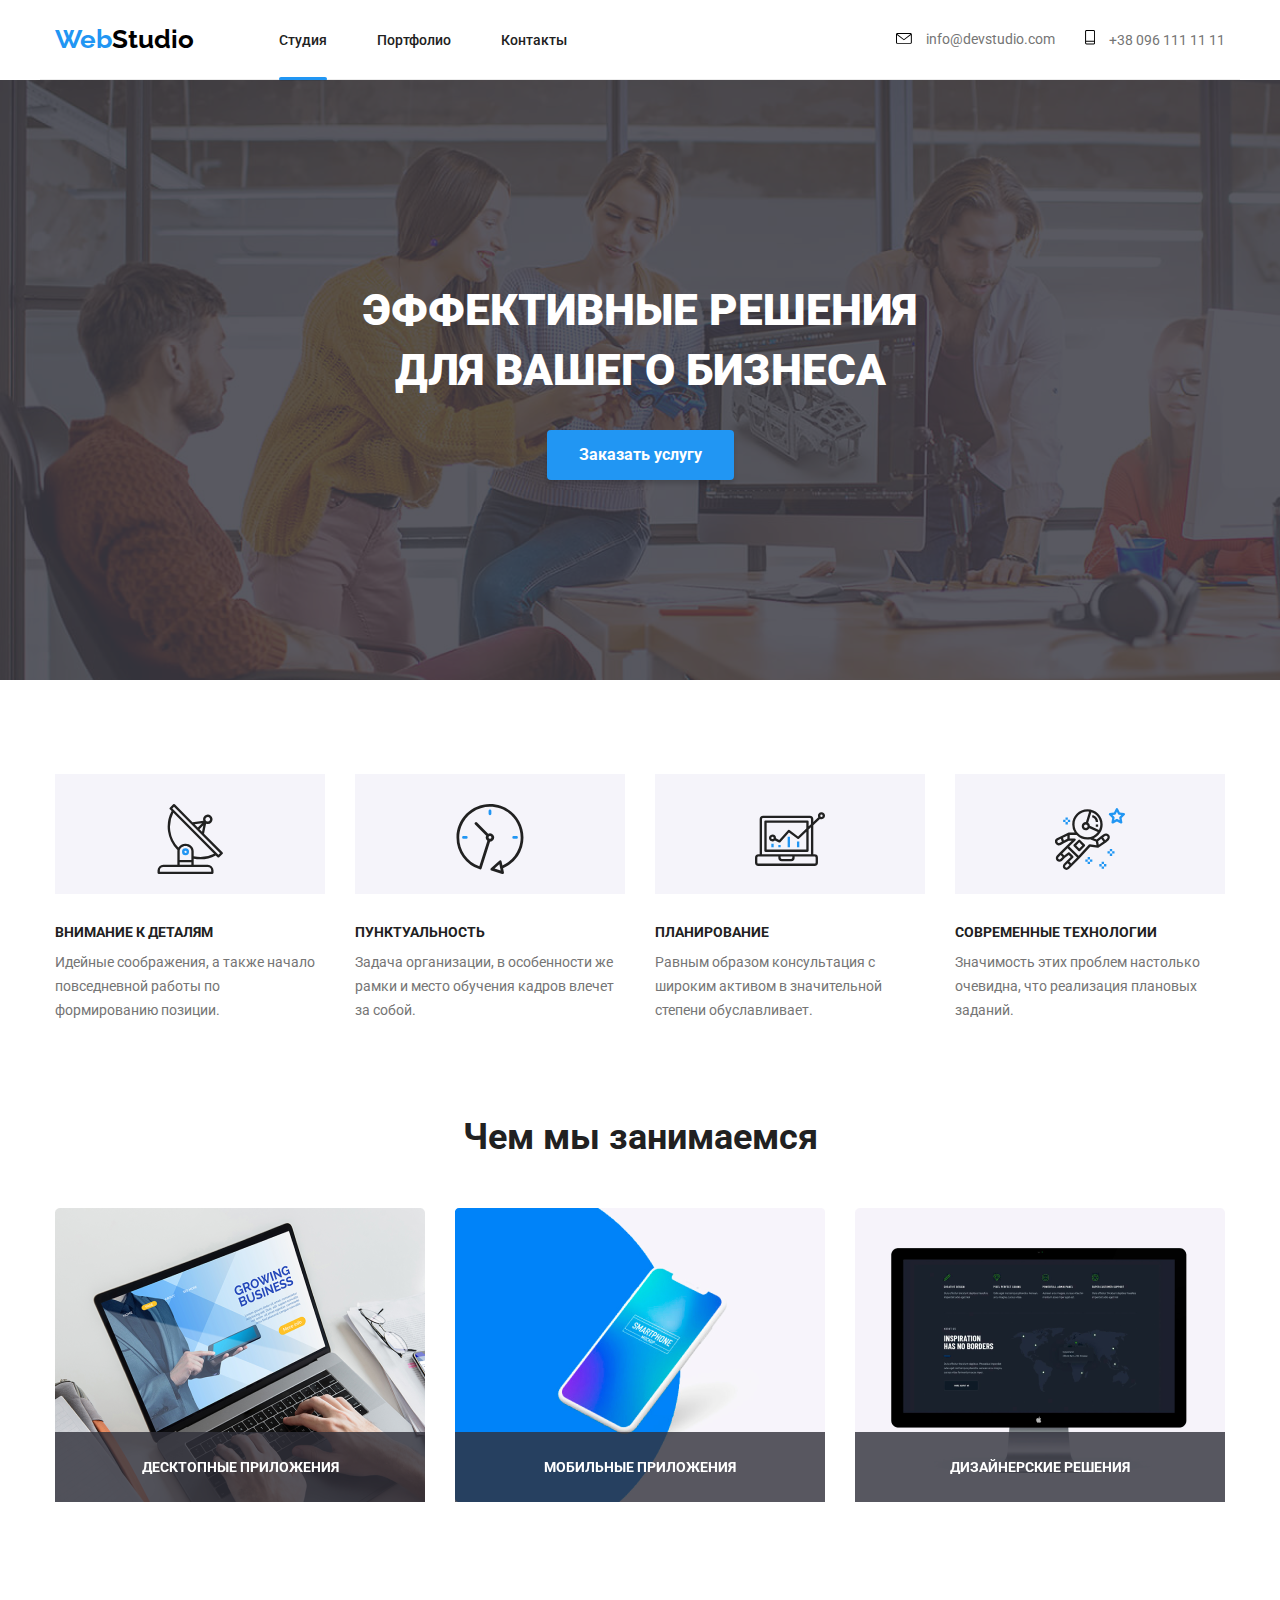
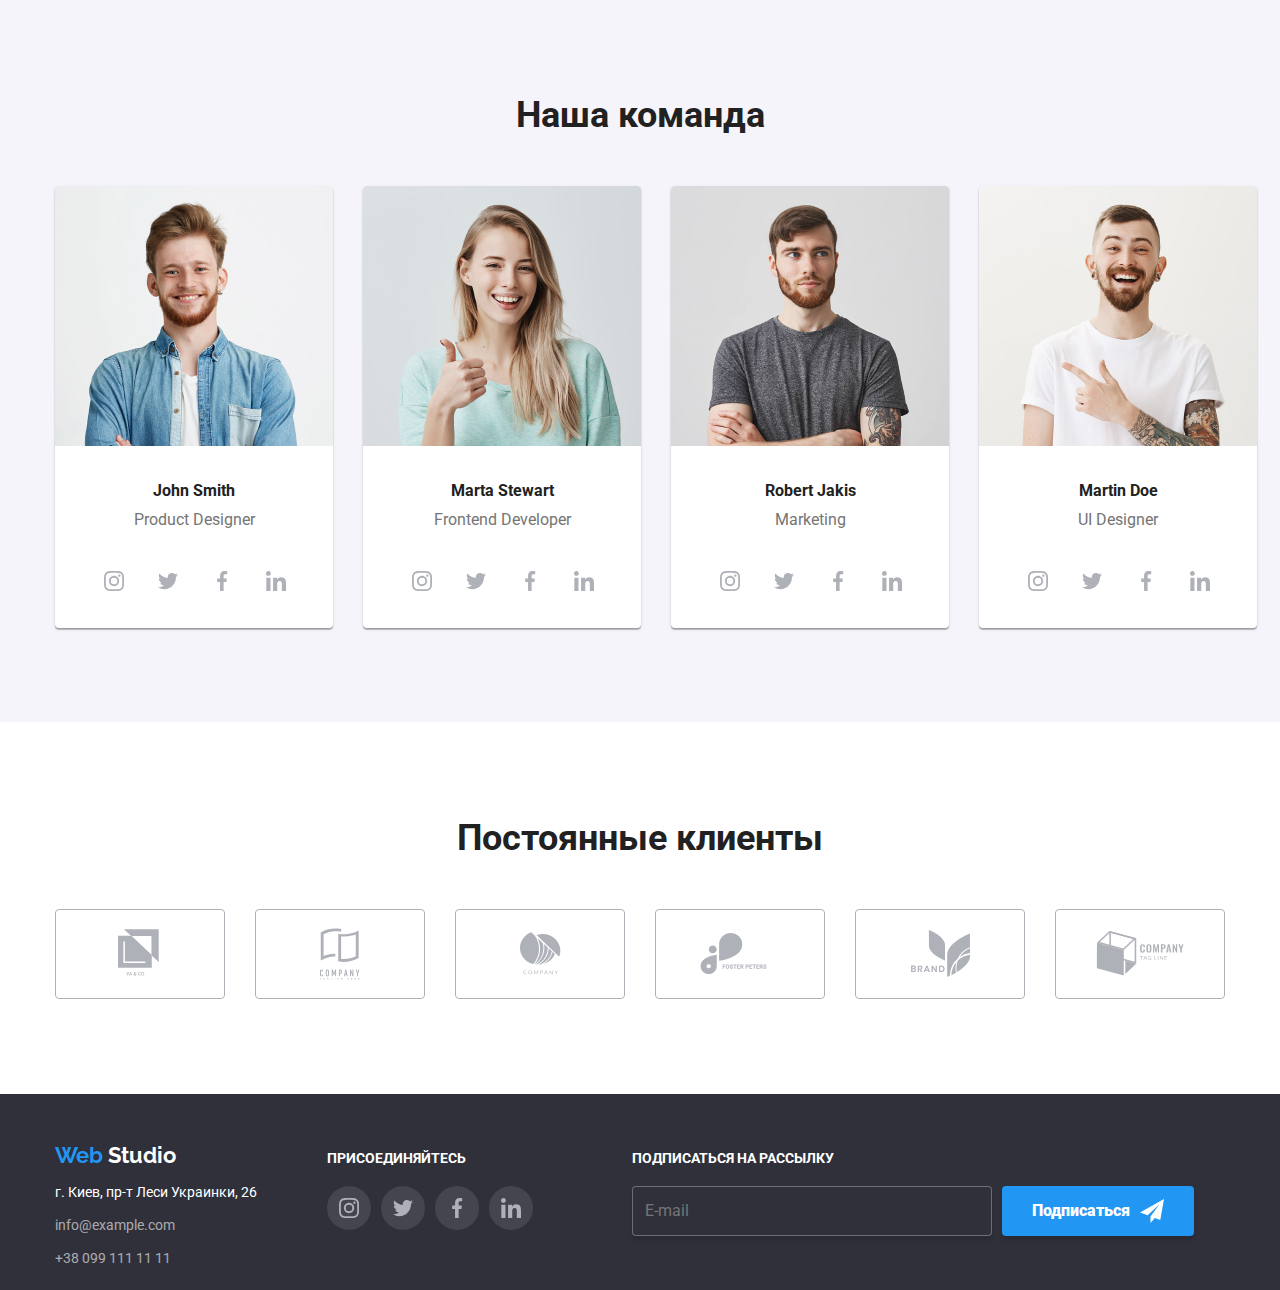
<file: index.html>
<!DOCTYPE html>
<html lang="ru">
<head>
    <meta charset="UTF-8">
    <meta name="viewport" content="width=device-width, initial-scale=1.0">
    <link rel="stylesheet" href="./css/main.min.css">
    <link href="https://fonts.googleapis.com/css2?family=Roboto:wght@400;700;900&display=swap" rel="stylesheet">
    <link href="https://fonts.googleapis.com/css2?family=Raleway:wght@400;700&display=swap" rel="stylesheet">
    <title>WebStudio</title>
</head>
<body>
    <!--Header-->
    <header>
            <div class="flex-div">
                <a class="nav__name-company"><p><span class="name-company--blue">Web</span>Studio</p></a>
                <nav class="nav">
                    <a class="nav__link active" href="./index.html"><p class="company-nav">Студия</p></a>
                    <a class="nav__link" href="./portfolio.html"><p class="portfolio-nav">Портфолио</p></a>
                    <a class="nav__link"><p class="contakts-nav">Контакты</p></a>
                </nav>
            </div>
            <ul class="contacts">
                <li class="contacts__element">
                    <div class="contacts__text">
                        <svg class="contackts__icon mail" width= "16px" height= "11px">
                            <use href="./img/symbol-defs.svg#mail"></use>
                        </svg>
                        <a class="contacts__link" href="info@devstudio.com">info@devstudio.com</a>
                    </div>
                </li>
                <li class="contacts__element">
                    <div class="contacts__text">
                        <svg class="contackts__icon phone" width= "10px" height= "15px">
                            <use href="./img/symbol-defs.svg#phone"></use>
                        </svg>
                        <a class="contacts__link" href="+380961111111">+38 096 111 11 11</a>
                    </div>
                </li>
            </ul>
    </header>
    <main>
            <!--Hello-->
            <section class="hello">
                <div class="hello__overlay">
                    <h1 class="hello__title">Эффективные решения для вашего бизнеса</h1>
                    <button type="button" class="hello__buy" data-modal-open>Заказать услугу</button>
                    <div class="backdrop is-hidden" data-modal>
                        <div class="modal">
                            <div class="modal__close" data-modal-close>
                                <svg class="modal__close-icon">
                                    <use href="./img/symbol-defs.svg#close"></use>
                                </svg>
                            </div>
                            <h2 class="modal__title">Оставьте свои данные, мы вам перезвоним</h2>
                            <form class="modal__form">
                                <div class="modal__field">
                                    <input placeholder=" " id="name" type="text" class="modal__input">
                                    <svg class="modal__icon">
                                        <use href="./img/symbol-defs.svg#person-modal"></use>
                                    </svg>
                                    <label class="modal__label" for="name">Имя</label>
                                </div>

                                <div class="modal__field">
                                    <input placeholder=" " id="tel" type="tel" class="modal__input">
                                    <svg class="modal__icon">
                                        <use href="./img/symbol-defs.svg#phone-modal"></use>
                                    </svg>
                                    <label class="modal__label" for="tel">Телефон</label>
                                </div>

                                <div class="modal__field">
                                    <input placeholder=" " id="mail" type="email" class="modal__input">
                                    <svg class="modal__icon">
                                        <use href="./img/symbol-defs.svg#mail-modal"></use>
                                    </svg>
                                    <label class="modal__label" for="mail">Почта</label>
                                </div>

                                <div class="modal__field">
                                    <textarea placeholder=" " id="coment" class="modal__input modal__input--coment"></textarea>
                                    <label class="modal__label modal__label--coment" for="coment">Комментарий</label>
                                </div>

                                <label class="checkbox">
                                    <input type="checkbox" class="visually-hidden checkbox__check">
                                    <div class="check">
                                        <svg class="checkbox__icon">
                                            <use href="./img/symbol-defs.svg#checked"></use>
                                        </svg>
                                    </div>
                                    <p class="checkbox__text">Соглашаюсь с рассылкой и принимаю</p>
                                    <a class="checkbox__link" href="">Условия договора</a>
                                </label> <br>
                                <button class="modal__button-send">Отправить</button>
                            </form>
                        </div>
                    </div>
                </div>
            </section>
            <!--Main Pynkts-->
            <section class="main-pynkts">
                <h2 class="main-pynkts__title">Главние пункты</h2>
                <ul class="pynkts__list">
                    <li class="pynkts">
                        <div class="pynkts__fon">
                            <svg class="pynkts__icon">
                                <use href="./img/symbol-defs.svg#antena"></use>
                            </svg>
                        </div>
                        <h3 class="pynkts__title">Внимание к деталям</h3>
                        <p class="pynkts__text">Идейные соображения, а также начало повседневной работы по формированию позиции.</p>
                    </li>
                    <li class="pynkts">
                        <div class="pynkts__fon">
                            <svg class="pynkts__icon">
                                <use href="./img/symbol-defs.svg#clock"></use>
                            </svg>
                        </div>
                        <h3 class="pynkts__title">Пунктуальность</h3>
                        <p class="pynkts__text">Задача организации, в особенности же рамки и место обучения кадров влечет за собой.</p>
                    </li>
                    <li class="pynkts">
                        <div class="pynkts__fon">
                            <svg class="pynkts__icon">
                                <use href="./img/symbol-defs.svg#diagram"></use>
                            </svg>
                        </div>
                        <h3 class="pynkts__title">Планирование</h3>
                        <p class="pynkts__text">Равным образом консультация с широким активом в значительной степени обуславливает.</p>
                    </li>
                    <li class="pynkts">
                        <div class="pynkts__fon">
                            <svg class="pynkts__icon">
                                <use href="./img/symbol-defs.svg#astronaut"></use>
                            </svg>
                        </div>
                        <h3 class="pynkts__title">Современные технологии</h3>
                        <p class="pynkts__text">Значимость этих проблем настолько очевидна, что реализация плановых заданий.</p>
                    </li>
                </ul> 
            </section>
            <!--Occupation-->
            <section class="occupation">
                <h2 class="occupation__title">Чем мы занимаемся</h2>
                <ul class="occupation-list">
                    <li class="part-occupation">
                        <img src="./img/Growing.png" alt="картинка ноутбука">
                        <div class="part-occupation__overlay"><p class="part-occupation__text">Десктопные приложения</p></div>
                    </li>
                    <li class="part-occupation">
                        <img src="./img/boxphone.png" alt="картинка телефона">
                        <div class="part-occupation__overlay"><p class="part-occupation__text">Мобильные приложения</p></div>
                    </li>
                    <li class="part-occupation">
                        <img src="./img/Inspiration.png" alt="картинка планшета>">
                        <div class="part-occupation__overlay"><p class="part-occupation__text">Дизайнерские решения</p></div>
                    </li>
                </ul>
            </section>
            <!--Comand-->
            <section class="comand">
                <div class="comand--width">
                    <h2 class="comand__title">Наша команда</h2>
                    <ul class="personal">
                        <li class="worker">
                            <img class="worker__photo" src="./img/imgJohn_Smith.png" alt="фото Джона Смитха">
                            <h3 class="worker__name">John Smith</h3>
                            <p class="worker__text">Product Designer</p>
                            <ul class="ss-list">
                                <li class="ss-list__element">
                                    <a class="ss-link">
                                        <svg class="ss-link__ss">
                                            <use href="./img/symbol-defs.svg#instagram"></use>
                                        </svg>
                                    </a>
                                </li>
                                <li class="ss-list__element">
                                    <a class="ss-link">
                                        <svg class="ss-link__ss">
                                            <use href="./img/symbol-defs.svg#twitter"></use>
                                        </svg>
                                    </a>
                                </li>
                                <li class="ss-list__element">
                                    <a class="ss-link">
                                        <svg class="ss-link__ss">
                                            <use href="./img/symbol-defs.svg#facebook"></use>
                                        </svg>
                                    </a>
                                </li>
                                <li class="ss-list__element">
                                    <a class="ss-link">
                                        <svg class="ss-link__ss">
                                            <use href="./img/symbol-defs.svg#linkedin"></use>
                                        </svg>
                                    </a>
                                </li>
                            </ul>
                        </li>
                        <li class="worker">
                            <img class="worker__photo" src="./img/imgMarta_Stewart.png" alt="фото Марти Стеварт">
                            <h3 class="worker__name">Marta Stewart</h3>
                            <p class="worker__text">Frontend Developer</p>
                            <ul class="ss-list">
                                <li class="ss-list__element">
                                    <a class="ss-link">
                                        <svg class="ss-link__ss">
                                            <use href="./img/symbol-defs.svg#instagram"></use>
                                        </svg>
                                    </a>
                                </li>
                                <li class="ss-list__element">
                                    <a class="ss-link">
                                        <svg class="ss-link__ss">
                                            <use href="./img/symbol-defs.svg#twitter"></use>
                                        </svg>
                                    </a>
                                </li>
                                <li class="ss-list__element">
                                    <a class="ss-link">
                                        <svg class="ss-link__ss">
                                            <use href="./img/symbol-defs.svg#facebook"></use>
                                        </svg>
                                    </a>
                                </li>
                                <li class="ss-list__element">
                                    <a class="ss-link">
                                        <svg class="ss-link__ss">
                                            <use href="./img/symbol-defs.svg#linkedin"></use>
                                        </svg>
                                    </a>
                                </li>
                            </ul>
                        </li>
                        <li class="worker">
                            <img class="worker__photo" src="./img/imgRobert_Jakis.png" alt="фото Роберта Джакииса">
                            <h3 class="worker__name">Robert Jakis</h3>
                            <p class="worker__text">Marketing</p>
                            <ul class="ss-list">
                                <li class="ss-list__element">
                                    <a class="ss-link">
                                        <svg class="ss-link__ss">
                                            <use href="./img/symbol-defs.svg#instagram"></use>
                                        </svg>
                                    </a>
                                </li>
                                <li class="ss-list__element">
                                    <a class="ss-link">
                                        <svg class="ss-link__ss">
                                            <use href="./img/symbol-defs.svg#twitter"></use>
                                        </svg>
                                    </a>
                                </li>
                                <li class="ss-list__element">
                                    <a class="ss-link">
                                        <svg class="ss-link__ss">
                                            <use href="./img/symbol-defs.svg#facebook"></use>
                                        </svg>
                                    </a>
                                </li>
                                <li class="ss-list__element">
                                    <a class="ss-link">
                                        <svg class="ss-link__ss">
                                            <use href="./img/symbol-defs.svg#linkedin"></use>
                                        </svg>
                                    </a>
                                </li>
                            </ul>
                        </li>
                        <li class="worker">
                            <img class="worker__photo" src="./img/imgMartin_Doe.png" alt="фото Мартина Дое">
                            <h3 class="worker__name">Martin Doe</h3>
                            <p class="worker__text">UI Designer</p>
                            <ul class="ss-list">
                                <li class="ss-list__element">
                                    <a class="ss-link">
                                        <svg class="ss-link__ss">
                                            <use href="./img/symbol-defs.svg#instagram"></use>
                                        </svg>
                                    </a>
                                </li>
                                <li class="ss-list__element">
                                    <a class="ss-link">
                                        <svg class="ss-link__ss">
                                            <use href="./img/symbol-defs.svg#twitter"></use>
                                        </svg>
                                    </a>
                                </li>
                                <li class="ss-list__element">
                                    <a class="ss-link">
                                        <svg class="ss-link__ss">
                                            <use href="./img/symbol-defs.svg#facebook"></use>
                                        </svg>
                                    </a>
                                </li>
                                <li class="ss-list__element">
                                    <a class="ss-link">
                                        <svg class="ss-link__ss">
                                            <use href="./img/symbol-defs.svg#linkedin"></use>
                                        </svg>
                                    </a>
                                </li>
                            </ul>
                        </li>
                    </ul>
                </div>
            </section>
            <!--Clients-->
            <section class="clients">
                <h2 class="clients__title">Постоянные клиенты</h2>
                <ul class="clients-list">
                    <li class="clients-list__element">
                        <a class="clients-list__link">
                            <svg width="45" height="50" class="clients-list__icon">
                                <use href="./img/symbol-defs.svg#logo1"></use>
                            </svg>
                        </a>
                    </li>
                    <li class="clients-list__element">
                        <a class="clients-list__link">
                            <svg width="40" height="52" class="clients-list__icon">
                                <use href="./img/symbol-defs.svg#logo2"></use>
                            </svg>
                        </a>
                    </li>
                    <li class="clients-list__element">
                        <a class="clients-list__link">
                            <svg width="41" height="43" class="clients-list__icon">
                                <use href="./img/symbol-defs.svg#logo3"></use>
                            </svg>
                        </a>
                    </li>
                    <li class="clients-list__element">
                        <a class="clients-list__link">
                            <svg width="80" height="42" class="clients-list__icon">
                                <use href="./img/symbol-defs.svg#logo4"></use>
                            </svg>
                        </a>
                    </li>
                    <li class="clients-list__element">
                        <a class="clients-list__link">
                            <svg width="59" height="47" class="clients-list__icon">
                                <use href="./img/symbol-defs.svg#logo5"></use>
                            </svg>
                        </a>
                    </li>
                    <li class="clients-list__element">
                        <a class="clients-list__link">
                            <svg width="89" height="45" class="clients-list__icon">
                                <use href="./img/symbol-defs.svg#logo6"></use>
                            </svg>
                        </a>
                    </li>
                </ul>
            </section>
    </main>
    <!--Footer-->
    <footer class="footer">
        <div class="ftr">
            <!--Adress-->
            <address class="adress">
                <a class="adress__name-company"><p><span class="name-company--blue">Web</span><span class="name-company--white">Studio</span></p></a> <br>
                <p class="adress__text">г. Киев, пр-т Леси Украинки, 26</p> <br>
                <a class="adress__link" href="info@example.com">info@example.com</a> <br>
                <a class="adress__link" href="+380991111111">+38 099 111 11 11</a>
            </address>
            <!--Join-->
            <div class="join">
                <h3 class="join__title">Присоединяйтесь</h3>
                <ul class="ss-list">
                    <li class="ss-list__element">
                        <a class="ss-link">
                            <svg class="ss-link__ss">
                                <use href="./img/symbol-defs.svg#instagram"></use>
                            </svg>
                        </a>
                    </li>
                    <li class="ss-list__element">
                        <a class="ss-link">
                            <svg class="ss-link__ss">
                                <use href="./img/symbol-defs.svg#twitter"></use>
                            </svg>
                        </a>
                    </li>
                    <li class="ss-list__element">
                        <a class="ss-link">
                            <svg class="ss-link__ss">
                                <use href="./img/symbol-defs.svg#facebook"></use>
                            </svg>
                        </a>
                    </li>
                    <li class="ss-list__element">
                        <a class="ss-link">
                            <svg class="ss-link__ss">
                                <use href="./img/symbol-defs.svg#linkedin"></use>
                            </svg>
                        </a>
                    </li>
                </ul>
            </div>
            <!--Subscibe-->
            <div class="subscribe">
                <h3 class="subscribe__title">Подписаться на рассылку</h3>
                <form class="subscribe__form">
                    <input placeholder="E-mail" type="email" class="subscribe__input" >
                    <button class="subscribe__btn"><span class="subscribe__text">Подписаться</span><svg width="24" height="24" class="clients-list__icon"><use href="./img/symbol-defs.svg#fly"></use></svg></button>
                </form>
                </div>
            </div>
        </div>
    </footer>
    <script src="./js/modal.js"></script>
</body>
</html>
</file>
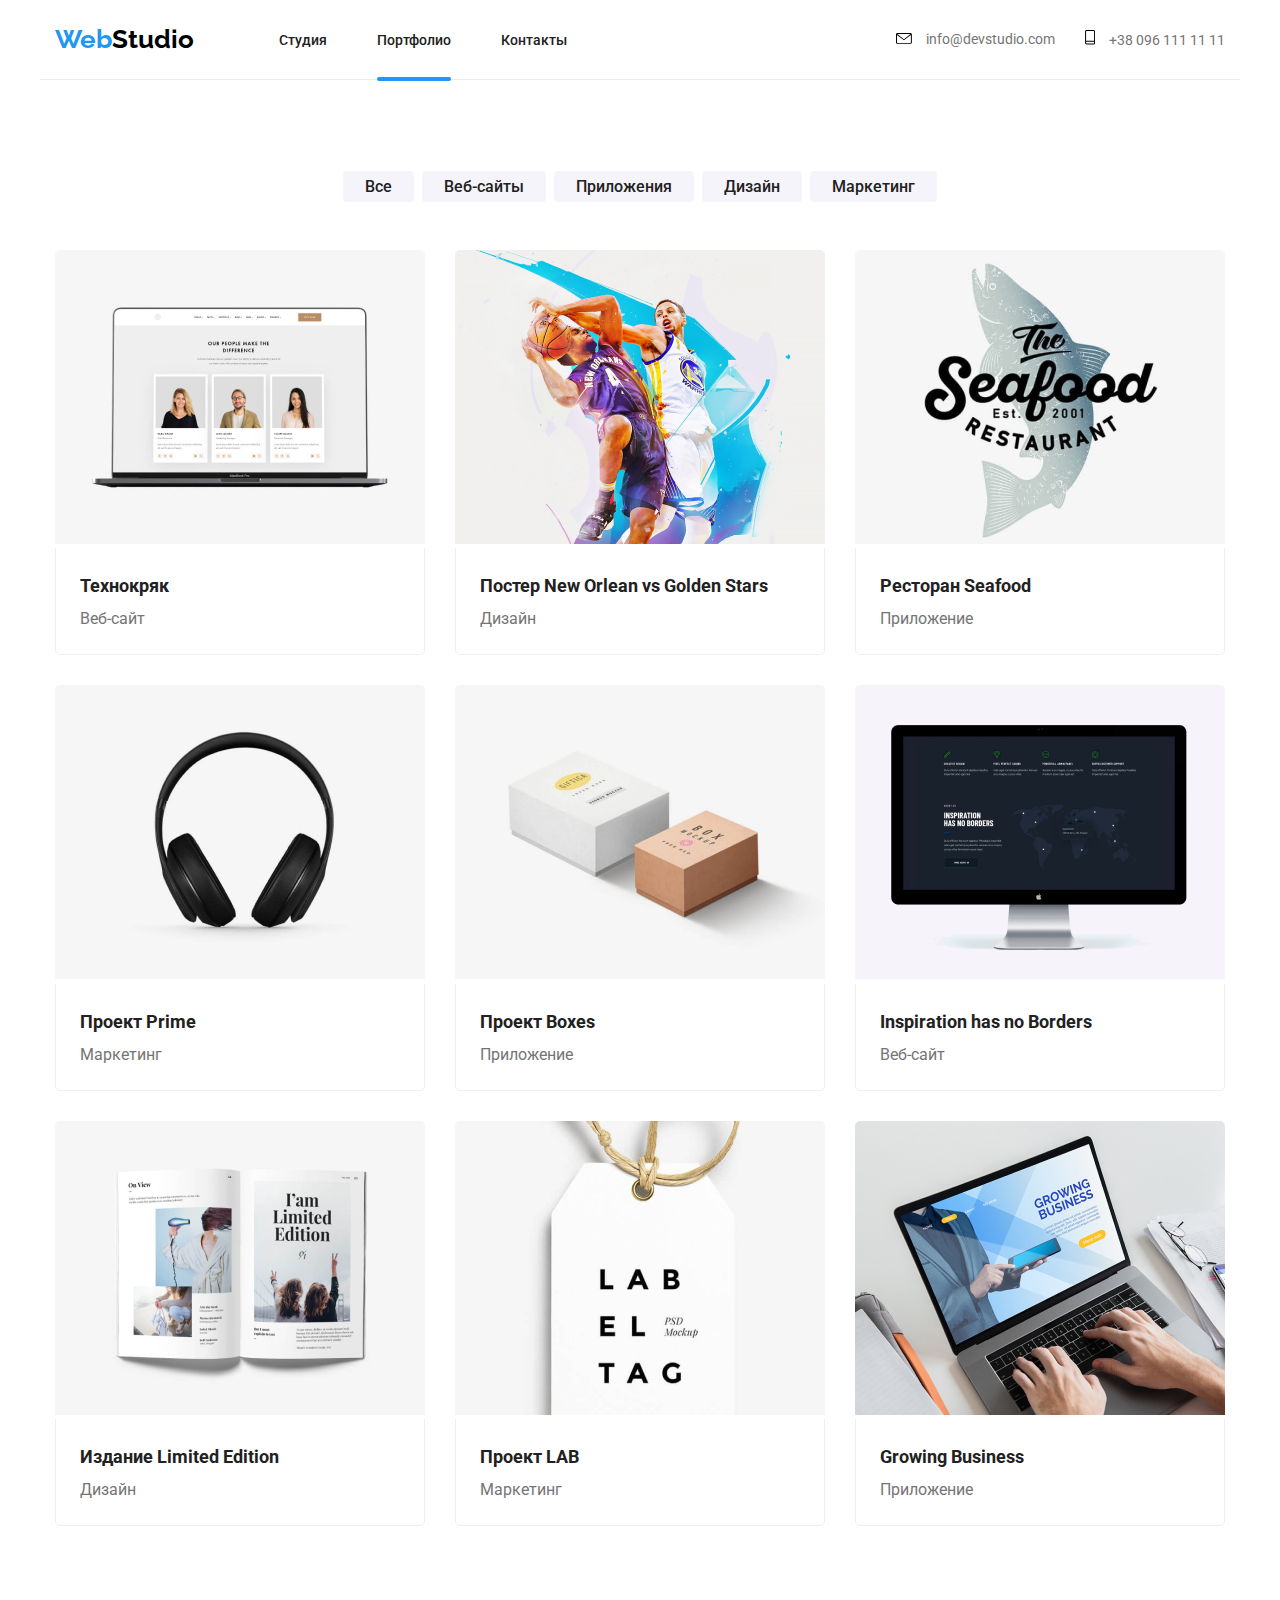
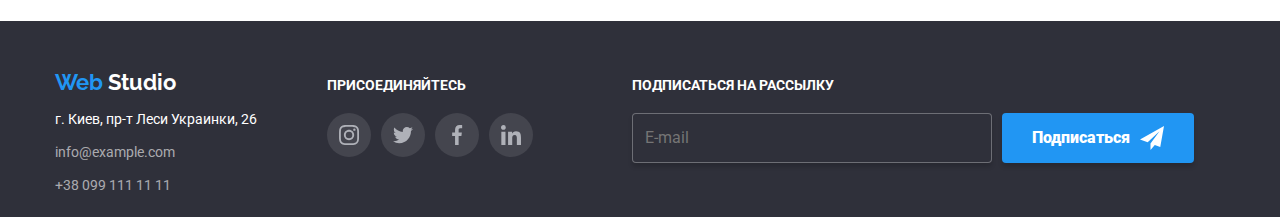
<file: portfolio.html>
<!DOCTYPE html>
<html lang="en">
<head>
    <meta charset="UTF-8">
    <meta name="viewport" content="width=device-width, initial-scale=1.0">
    <link rel="stylesheet" href="./css/main.min.css">
    <link href="https://fonts.googleapis.com/css2?family=Roboto:wght@400;700&display=swap" rel="stylesheet">
    <link href="https://fonts.googleapis.com/css2?family=Raleway:wght@400;700&display=swap" rel="stylesheet">
    <title>Portfolio</title>
</head>
<body>
    <!--Header-->
    <header>
        <div class="flex-div">
            <a class="nav__name-company"><p><span class="name-company--blue">Web</span>Studio</p></a>
            <nav class="nav">
                <a class="nav__link" href="./index.html"><p class="company-nav">Студия</p></a>
                <a class="nav__link active" href="./portfolio.html"><p class="portfolio-nav">Портфолио</p></a>
                <a class="nav__link"><p class="contakts-nav">Контакты</p></a>
            </nav>
        </div>
        <ul class="contacts">
            <li class="contacts__element">
                <div class="contacts__text">
                    <svg class="contackts__icon mail" width= "16px" height= "11px">
                        <use href="./img/symbol-defs.svg#mail"></use>
                    </svg>
                    <a class="contacts__link" href="info@devstudio.com">info@devstudio.com</a>
                </div>
            </li>
            <li class="contacts__element">
                <div class="contacts__text">
                    <svg class="contackts__icon phone" width= "10px" height= "15px">
                        <use href="./img/symbol-defs.svg#phone"></use>
                    </svg>
                    <a class="contacts__link" href="+380961111111">+38 096 111 11 11</a>
                </div>
            </li>
        </ul>
    </header>
    <main>
        <section class="our-projects">
            <h1 class="our-projects__title visually-hidden">Наші проекти</h1>
            <ul class="list-nav">
                <li class="list-nav__element"><a class="list-nav__link" href="">Все</a></li>                
                <li class="list-nav__element"><a class="list-nav__link" href="">Веб-сайты</a></li>
                <li class="list-nav__element"><a class="list-nav__link" href="">Приложения</a></li>
                <li class="list-nav__element"><a class="list-nav__link" href="">Дизайн</a></li>
                <li class="list-nav__element"><a class="list-nav__link" href="">Маркетинг</a></li>
            </ul>
            <ul class="projects-list">
                <li class="project">
                    <div class="project__overlay">
                        <img src="./img/technocrac.png" alt="Фото проєкта">
                        <p class="overlay__text">Технокряк это современная площадка распространения коронавируса. Компании используют эту платформу для цифрового шпионажа и атак на защищённые сервера конкурентов.</p>
                    </div>
                    <div class="project__content">
                        <h2 class="project__name">Технокряк</h2>
                        <p class="project__text">Веб-сайт</p>
                    </div>
                </li>
                <li class="project">
                    <div class="project__overlay">
                        <img src="./img/new_orlean.png" alt="Фото проєкта">
                        <p class="overlay__text">Технокряк это современная площадка распространения коронавируса. Компании используют эту платформу для цифрового шпионажа и атак на защищённые сервера конкурентов.</p>
                    </div>
                    <div class="project__content">
                        <h2 class="project__name">Постер New Orlean vs Golden Stars</h2>
                        <p class="project__text">Дизайн</p>
                    </div>
                </li>
                <li class="project">
                    <div class="project__overlay">
                        <img src="./img/Seafood.png" alt="Фото проєкта">
                        <p class="overlay__text">Технокряк это современная площадка распространения коронавируса. Компании используют эту платформу для цифрового шпионажа и атак на защищённые сервера конкурентов.</p>
                    </div>
                    <div class="project__content">
                        <h2 class="project__name">Ресторан Seafood</h2>
                        <p class="project__text">Приложение</p>
                    </div>
                </li>
                <li class="project">
                    <div class="project__overlay">
                        <img src="./img/Prime.png" alt="Фото проєкта">
                        <p class="overlay__text">Технокряк это современная площадка распространения коронавируса. Компании используют эту платформу для цифрового шпионажа и атак на защищённые сервера конкурентов.</p>
                    </div>
                    <div class="project__content">
                        <h2 class="project__name">Проект Prime</h2>
                        <p class="project__text">Маркетинг</p>
                    </div>
                </li>
                <li class="project">
                    <div class="project__overlay">
                        <img src="./img/Boxes.png" alt="Фото проєкта">
                        <p class="overlay__text">Технокряк это современная площадка распространения коронавируса. Компании используют эту платформу для цифрового шпионажа и атак на защищённые сервера конкурентов.</p>
                    </div>
                    <div class="project__content">
                        <h2 class="project__name">Проект Boxes</h2>
                        <p class="project__text">Приложение</p>
                    </div>
                </li>
                <li class="project">
                    <div class="project__overlay">
                        <img src="./img/Inspiration.png" alt="Фото проєкта">
                        <p class="overlay__text">Технокряк это современная площадка распространения коронавируса. Компании используют эту платформу для цифрового шпионажа и атак на защищённые сервера конкурентов.</p>
                    </div>
                    <div class="project__content">
                    <h2 class="project__name">Inspiration has no Borders</h2>
                        <p class="project__text">Веб-сайт</p>
                    </div>
                </li>
                <li class="project">
                    <div class="project__overlay">
                        <img src="./img/Limited_edition.png" alt="Фото проєкта">
                        <p class="overlay__text">Технокряк это современная площадка распространения коронавируса. Компании используют эту платформу для цифрового шпионажа и атак на защищённые сервера конкурентов.</p>
                    </div>
                    <div class="project__content">
                        <h2 class="project__name">Издание Limited Edition</h2>
                        <p class="project__text">Дизайн</p>
                    </div>
                </li>
                <li class="project">
                    <div class="project__overlay">
                        <img src="./img/Lab.png" alt="Фото проєкта">
                        <p class="overlay__text">Технокряк это современная площадка распространения коронавируса. Компании используют эту платформу для цифрового шпионажа и атак на защищённые сервера конкурентов.</p>
                    </div>
                    <div class="project__content">
                        <h2 class="project__name">Проект LAB</h2>
                        <p class="project__text">Маркетинг</p>
                    </div>
                </li>
                <li class="project">
                    <div class="project__overlay">
                        <img src="./img/Growing.png" alt="Фото проєкта">
                        <p class="overlay__text">Технокряк это современная площадка распространения коронавируса. Компании используют эту платформу для цифрового шпионажа и атак на защищённые сервера конкурентов.</p>
                    </div>
                    <div class="project__content">
                        <h2 class="project__name">Growing Business</h2>
                        <p class="project__text">Приложение</p>
                    </div>
                </li>
            </ul>
        </section>
    </main>
    <!--Footer-->
    <footer class="footer">
        <div class="ftr">
            <!--Adress-->
            <address class="adress">
                <a class="adress__name-company"><p><span class="name-company--blue">Web</span><span class="name-company--white">Studio</span></p></a> <br>
                <p class="adress__text">г. Киев, пр-т Леси Украинки, 26</p> <br>
                <a class="adress__link" href="info@example.com">info@example.com</a> <br>
                <a class="adress__link" href="+380991111111">+38 099 111 11 11</a>
            </address>
            <!--Join-->
            <div class="join">
                <h3 class="join__title">Присоединяйтесь</h3>
                <ul class="ss-list">
                    <li class="ss-list__element">
                        <a class="ss-link">
                            <svg class="ss-link__ss">
                                <use href="./img/symbol-defs.svg#instagram"></use>
                            </svg>
                        </a>
                    </li>
                    <li class="ss-list__element">
                        <a class="ss-link">
                            <svg class="ss-link__ss">
                                <use href="./img/symbol-defs.svg#twitter"></use>
                            </svg>
                        </a>
                    </li>
                    <li class="ss-list__element">
                        <a class="ss-link">
                            <svg class="ss-link__ss">
                                <use href="./img/symbol-defs.svg#facebook"></use>
                            </svg>
                        </a>
                    </li>
                    <li class="ss-list__element">
                        <a class="ss-link">
                            <svg class="ss-link__ss">
                                <use href="./img/symbol-defs.svg#linkedin"></use>
                            </svg>
                        </a>
                    </li>
                </ul>
            </div>
            <!--Subscibe-->
            <div class="subscribe">
                <h3 class="subscribe__title">Подписаться на рассылку</h3>
                <form class="subscribe__form">
                    <input placeholder="E-mail" type="email" class="subscribe__input" >
                    <button class="subscribe__btn"><span class="subscribe__text">Подписаться</span><svg width="24" height="24" class="clients-list__icon"><use href="./img/symbol-defs.svg#fly"></use></svg></button>
                </form>
                </div>
            </div>
        </div>
    </footer>
</body>
</html>
</file>
<file: css/main.min.css>
/*! modern-normalize v0.6.0 | MIT License | https://github.com/sindresorhus/modern-normalize */*,*::before,*::after{-webkit-box-sizing:border-box;box-sizing:border-box}:root{-moz-tab-size:4;-o-tab-size:4;tab-size:4}html{line-height:1.15;-webkit-text-size-adjust:100%}body{margin:0;padding:0}body{font-family:system-ui,-apple-system,"Segoe UI",Roboto,Helvetica,Arial,sans-serif,"Apple Color Emoji","Segoe UI Emoji"}a{text-decoration:none;font-family:Roboto}ul{list-style-type:none;padding:0;margin:0}textarea{resize:none}hr{height:0}abbr[title]{-webkit-text-decoration:underline dotted;text-decoration:underline dotted}b,strong{font-weight:bolder}code,kbd,samp,pre{font-family:SFMono-Regular, Consolas, "Liberation Mono", Menlo, monospace;font-size:1em}small{font-size:80%}sub,sup{font-size:75%;line-height:0;position:relative;vertical-align:baseline}sub{bottom:-0.25em}sup{top:-0.5em}button,input,optgroup,select,textarea{font-family:inherit;font-size:100%;line-height:1.15;margin:0}button,select{text-transform:none}button,[type="button"],[type="reset"],[type="submit"]{-webkit-appearance:button}button::-moz-focus-inner,[type="button"]::-moz-focus-inner,[type="reset"]::-moz-focus-inner,[type="submit"]::-moz-focus-inner{border-style:none;padding:0}button:-moz-focusring,[type="button"]:-moz-focusring,[type="reset"]:-moz-focusring,[type="submit"]:-moz-focusring{outline:1px dotted ButtonText}fieldset{padding:0.35em 0.75em 0.625em}legend{padding:0}progress{vertical-align:baseline}[type="number"]::-webkit-inner-spin-button,[type="number"]::-webkit-outer-spin-button{height:auto}[type="search"]{-webkit-appearance:textfield;outline-offset:-2px}[type="search"]::-webkit-search-decoration{-webkit-appearance:none}::-webkit-file-upload-button{-webkit-appearance:button;font:inherit}summary{display:list-item}p{margin:0;padding:0}h1,h2,h3,h4,h5,h6{margin:0;padding:0}.main-pynkts,.occupation,.comand--width,.clients,.our-projects{width:1200px;padding:0 15px;margin:0 auto}.flex-div,.nav,.contacts,.modal__close,.modal__button-send,.part-occupation__overlay,.ss-link,.clients-list__link,.overlay__text,.subscribe__input,.subscribe__btn{display:-webkit-box;display:-ms-flexbox;display:flex;-webkit-box-align:center;-ms-flex-align:center;align-items:center;-webkit-box-pack:center;-ms-flex-pack:center;justify-content:center}body{font-family:Roboto;max-width:1600px}a{font-family:Roboto}.visually-hidden{position:absolute;width:1px;height:1px;clip:rect(0 0 0 0)}header{width:1200px;height:80px;padding-left:15px;padding-right:15px;margin-left:auto;margin-right:auto;border-bottom:1px solid #ECECEC;display:-webkit-box;display:-ms-flexbox;display:flex;-webkit-box-pack:justify;-ms-flex-pack:justify;justify-content:space-between}footer{background-color:#2F303A;padding-top:48px;padding-bottom:20px}.ftr{width:1200px;margin-left:auto;margin-right:auto;padding-left:15px;padding-right:15px;display:-webkit-box;display:-ms-flexbox;display:flex}.nav{margin-left:85px}.nav__name-company{font-family:Raleway;font-weight:700;font-size:26px;line-height:31px;color:#000}.name-company--blue{color:#2196f3}.nav__link{display:inline-block;padding:33px 0;-webkit-transition:color 250ms cubic-bezier(0.4, 0, 0.2, 1);transition:color 250ms cubic-bezier(0.4, 0, 0.2, 1);font-weight:500;font-size:14px;line-height:16px;color:#212121}.nav__link:not(:last-child){margin-right:50px}.nav__link:focus,.nav__link:hover{color:#2196f3}.active{position:relative}.active::after{content:"";display:block;position:absolute;width:100%;bottom:0;left:0;height:4px;border-radius:2px;background-color:#2196f3}.contackts__icon{margin-right:10px}.contacts__link{font-weight:400;font-size:14px;line-height:16px;color:#757575}.contacts__element:not(:last-child){margin-right:30px}.contacts__text{-webkit-transition:color,fill 250ms cubic-bezier(0.4, 0, 0.2, 1);transition:color,fill 250ms cubic-bezier(0.4, 0, 0.2, 1)}.contacts__text:focus,.contacts__text:hover{fill:#2196f3}.contacts__text:focus .contacts__link,.contacts__text:hover .contacts__link{color:#2196f3}.hello{position:relative;background-image:url(../img/Header_imgfon.png);height:600px;max-width:1600px;margin-bottom:94px;text-align:center}.hello__overlay{position:absolute;padding-top:200px;width:100%;height:100%;top:0;left:0;background-color:rgba(47,48,58,0.8)}.hello__title{width:600px;margin:0 auto;margin-bottom:30px;font-weight:900;font-size:44px;line-height:60px;text-transform:uppercase;color:#fff}.hello__buy{padding:10px 32px;-webkit-box-shadow:0px 4px 4px rgba(0,0,0,0.15);box-shadow:0px 4px 4px rgba(0,0,0,0.15);border-radius:4px;border:none;text-align:center;font-weight:700;font-size:16px;line-height:30px;color:#fff;background-color:#2196f3}.backdrop.is-hidden{opacity:0;pointer-events:none;-webkit-transform:scale(1.08);transform:scale(1.08)}.backdrop{position:fixed;top:0;left:0;width:100%;height:100%;background-color:rgba(0,0,0,0.2);-webkit-transition:opacity 250ms cubic-bezier(0.4, 0, 0.2, 1),-webkit-transform 250ms cubic-bezier(0.4, 0, 0.2, 1);transition:opacity 250ms cubic-bezier(0.4, 0, 0.2, 1),-webkit-transform 250ms cubic-bezier(0.4, 0, 0.2, 1);transition:opacity 250ms cubic-bezier(0.4, 0, 0.2, 1),transform 250ms cubic-bezier(0.4, 0, 0.2, 1);transition:opacity 250ms cubic-bezier(0.4, 0, 0.2, 1),transform 250ms cubic-bezier(0.4, 0, 0.2, 1),-webkit-transform 250ms cubic-bezier(0.4, 0, 0.2, 1)}.modal{padding:40px;position:absolute;top:50%;left:50%;-webkit-transform:translate(-50%, -50%);transform:translate(-50%, -50%);background-color:#fff}.modal__title{display:inline-block;margin-bottom:30px;font-weight:700;font-size:20px;line-height:23px;text-align:center;letter-spacing:0.03em;color:#212121}.modal__close{position:absolute;top:8px;left:490px;width:30px;height:30px;border:1px solid rgba(0,0,0,0.1);border-radius:50%}.modal__close-icon{fill:#000;width:18px;height:18px;-webkit-transition:all 250ms cubic-bezier(0.4, 0, 0.2, 1);transition:all 250ms cubic-bezier(0.4, 0, 0.2, 1)}.modal__close-icon:hover{fill:#2196f3}.modal__field{position:relative;margin-bottom:28px}.modal__field:not(:last-child){margin-bottom:30px}.modal__input{padding:12px 35px;font:inherit;border:1px solid #2a2a2a;border-radius:3px;width:448px;height:40px}.modal__input--coment{height:120px}.modal__label{position:absolute;top:12px;left:42px;font-weight:400;font-size:14px;line-height:16px;letter-spacing:0.01em;color:#757575;-webkit-transition:all 250ms cubic-bezier(0.4, 0, 0.2, 1);transition:all 250ms cubic-bezier(0.4, 0, 0.2, 1)}.modal__label--coment{left:16px}.modal__field:focus-within>.modal__label,.modal__input:not(:placeholder-shown) ~ .modal__label{-webkit-transform:translate(-26px, -35px);transform:translate(-26px, -35px)}.modal__field:focus-within>.modal__label--coment,.modal__input:not(:placeholder-shown) ~ .modal__label--coment{-webkit-transform:translate(0px, -35px);transform:translate(0px, -35px)}.modal__field:focus-within>.modal__label{color:#2196f3}.modal__field:focus-within>.modal__icon{fill:#2196f3}.modal__icon{position:absolute;fill:#212121;top:12px;left:16px;width:18px;height:18px;-webkit-transition:all 250ms cubic-bezier(0.4, 0, 0.2, 1);transition:all 250ms cubic-bezier(0.4, 0, 0.2, 1)}.checkbox{display:inline-block;margin-bottom:30px}.check{display:inline-block;width:16px;height:15px;border:1px solid #212121;-webkit-transition:all 250ms cubic-bezier(0.4, 0, 0.2, 1);transition:all 250ms cubic-bezier(0.4, 0, 0.2, 1)}.checkbox__icon{display:block}.checkbox__check:checked+.check{border:#2196f3;background-color:#2196f3}.checkbox__text,.checkbox__link{display:inline-block;font-weight:normal;font-size:14px;line-height:24px;letter-spacing:0.03em;color:#757575}.checkbox__link{color:#2196f3}.modal__button-send{background-color:#2196f3;width:200px;margin:0 auto;-webkit-box-shadow:0px 4px 4px rgba(0,0,0,0.15);box-shadow:0px 4px 4px rgba(0,0,0,0.15);border-radius:4px;border:none;padding:10px 55px;letter-spacing:0.06em;font-weight:700;font-size:16px;line-height:30px;color:#FFFFFF}.main-pynkts{margin-bottom:94px}.main-pynkts__title{display:none}.pynkts__list{display:-webkit-box;display:-ms-flexbox;display:flex}.pynkts{width:270px}.pynkts:not(:last-child){margin-right:30px}.pynkts__fon{background-color:#F5F4FA;width:270px;height:120px;padding:30px 100px;margin-bottom:30px}.pynkts__icon{width:70px;height:70px}.pynkts__title{margin-bottom:10px;font-size:14px;font-weight:700;line-height:16px;text-transform:uppercase;color:#212121}.pynkts__text{font-size:14px;font-weight:400;line-height:24px;color:#757575}.occupation{margin-bottom:94px}.occupation-list{display:-webkit-box;display:-ms-flexbox;display:flex}.occupation__title{font-weight:700;font-size:36px;line-height:42px;color:#212121;margin-bottom:50px;text-align:center}.part-occupation{position:relative}.part-occupation:not(:last-child){margin-right:30px}.part-occupation__overlay{position:absolute;width:100%;height:70px;top:224px;left:0;background:rgba(47,48,58,0.8)}.part-occupation__text{font-size:14px;font-weight:700;line-height:16px;text-transform:uppercase;color:#fff}.comand{padding:94px 0;background-color:#F5F4FA}.comand__title{font-weight:700;font-size:36px;line-height:42px;color:#212121;margin-bottom:50px;text-align:center}.personal{display:-webkit-box;display:-ms-flexbox;display:flex;text-align:center}.worker{background-color:#fff;-webkit-box-shadow:0px 2px 1px rgba(0,0,0,0.2),0px 1px 1px rgba(0,0,0,0.14),0px 1px 3px rgba(0,0,0,0.12);box-shadow:0px 2px 1px rgba(0,0,0,0.2),0px 1px 1px rgba(0,0,0,0.14),0px 1px 3px rgba(0,0,0,0.12);border-radius:4px}.worker:not(:last-child){margin-right:30px}.worker__photo{margin-bottom:30px}.worker__name{margin-bottom:10px;font-size:16px;line-height:19px;color:#212121}.worker__text{margin-bottom:30px;font-size:16px;line-height:19px;color:#757575}.ss-list{display:-webkit-box;display:-ms-flexbox;display:flex;width:205px;margin:0 auto;margin-bottom:25px}.ss-list__element:not(:last-child){margin-right:10px}.ss-link{-webkit-transition:all 250ms cubic-bezier(0.4, 0, 0.2, 1);transition:all 250ms cubic-bezier(0.4, 0, 0.2, 1);width:44px;height:44px;background-color:rgba(255,255,255,0.1);border-radius:50%;fill:#afb1b8}.ss-link:hover,.ss-link:focus{fill:#fff;background-color:#2196f3}.clients{margin-top:95px;margin-bottom:95px}.clients__title{font-weight:700;font-size:36px;line-height:42px;color:#212121;margin-bottom:50px;text-align:center}.clients-list{display:-webkit-box;display:-ms-flexbox;display:flex}.clients-list__link{-webkit-transition:border,fill 250ms cubic-bezier(0.4, 0, 0.2, 1),-webkit-transform 250ms cubic-bezier(0.4, 0, 0.2, 1);transition:border,fill 250ms cubic-bezier(0.4, 0, 0.2, 1),-webkit-transform 250ms cubic-bezier(0.4, 0, 0.2, 1);transition:border,fill 250ms cubic-bezier(0.4, 0, 0.2, 1),transform 250ms cubic-bezier(0.4, 0, 0.2, 1);transition:border,fill 250ms cubic-bezier(0.4, 0, 0.2, 1),transform 250ms cubic-bezier(0.4, 0, 0.2, 1),-webkit-transform 250ms cubic-bezier(0.4, 0, 0.2, 1);border:1px solid #afb1b8;border-radius:4px;width:170px;height:90px;fill:#afb1b8}.clients-list__element:not(:last-child){margin-right:30px}.clients-list__link:hover,.clients-list__link:focus{-webkit-transform:scale(1.1);transform:scale(1.1);border:1px solid #2196f3;fill:#2196f3}.our-projects{padding-top:94px;margin-bottom:95px}.list-nav{display:-webkit-box;display:-ms-flexbox;display:flex;margin-bottom:50px;-webkit-box-pack:center;-ms-flex-pack:center;justify-content:center}.list-nav__link{-webkit-transition:all 250ms cubic-bezier(0.4, 0, 0.2, 1);transition:all 250ms cubic-bezier(0.4, 0, 0.2, 1);padding:6px 22px;border-radius:4px;font-weight:500;font-size:16px;line-height:26px;background-color:#F5F4FA;color:#212121}.list-nav__element:not(:last-child){margin-right:8px}.list-nav__element:focus .list-nav__link,.list-nav__element:hover .list-nav__link{-webkit-box-shadow:0px 2px 2px rgba(0,0,0,0.12),0px 1px 2px rgba(0,0,0,0.08),0px 3px 1px rgba(0,0,0,0.1);box-shadow:0px 2px 2px rgba(0,0,0,0.12),0px 1px 2px rgba(0,0,0,0.08),0px 3px 1px rgba(0,0,0,0.1);background-color:#2196f3;color:#fff}.projects-list{display:-webkit-box;display:-ms-flexbox;display:flex;-ms-flex-wrap:wrap;flex-wrap:wrap}.project{position:relative;width:370px}.project:not(:nth-child(3n)){margin-right:30px}.project:not(:nth-child(n+7)){margin-bottom:30px}.project:hover,.project:focus .project__overlay{z-index:0}.project:hover,.project:focus{-webkit-box-shadow:1px 4px 6px rgba(0,0,0,0.16),0px 4px 4px rgba(0,0,0,0.06),0px 1px 1px rgba(0,0,0,0.12);box-shadow:1px 4px 6px rgba(0,0,0,0.16),0px 4px 4px rgba(0,0,0,0.06),0px 1px 1px rgba(0,0,0,0.12)}.project__overlay{position:relative;overflow:hidden}.overlay__text{position:absolute;top:0;-webkit-transform:translateY(102%);transform:translateY(102%);width:370px;height:294px;margin:0px;padding:0px 24px;color:#fff;background:rgba(33,150,243,0.9);font-weight:400;font-size:18px;line-height:1.56;-webkit-transition:-webkit-transform 250ms cubic-bezier(0.4, 0, 0.2, 1);transition:-webkit-transform 250ms cubic-bezier(0.4, 0, 0.2, 1);transition:transform 250ms cubic-bezier(0.4, 0, 0.2, 1);transition:transform 250ms cubic-bezier(0.4, 0, 0.2, 1), -webkit-transform 250ms cubic-bezier(0.4, 0, 0.2, 1)}.project:hover .overlay__text,.project:focus .overlay__text{-webkit-transform:scaleY(1);transform:scaleY(1)}.project__content{padding:20px 24px;border:1px solid #eeeeee;border-bottom-right-radius:5px;border-bottom-left-radius:5px;border-top:none}.project__name{font-size:18px;line-height:36px;color:#212121}.project__text{font-size:16px;line-height:30px;color:#757575}address{font-style:normal;margin-right:70px}.adress__name-company{display:inline-block;margin-bottom:10px;height:28px;font-family:Raleway;font-weight:700;font-size:22px;line-height:26px}.name-company--white{color:#fff;margin-left:5px}.adress__text{display:inline-block;margin-bottom:9px;font-size:14px;line-height:24px;color:#fff}.adress__link{display:inline-block;font-size:14px;line-height:24px;color:rgba(255,255,255,0.6)}.adress__link:not(:last-child){margin-bottom:9px}.join{margin-right:100px;margin-top:8px}.join__title{margin-bottom:20px;font-size:14px;line-height:16px;text-transform:uppercase;color:#fff}.ss-link{display:-webkit-box;display:-ms-flexbox;display:flex}.ss-link__ss{width:20px;height:20px}.subscribe{margin-top:8px}.subscribe__title{margin-bottom:20px;font-size:14px;line-height:16px;text-transform:uppercase;color:#fff}.subscribe__form{display:-webkit-box;display:-ms-flexbox;display:flex}.subscribe__input{border:1px solid rgba(255,255,255,0.3);-webkit-box-shadow:0px 4px 4px rgba(0,0,0,0.15);box-shadow:0px 4px 4px rgba(0,0,0,0.15);border-radius:4px;width:360px;margin-right:10px;padding:0px 12px;font-weight:400;font-size:16px;line-height:30px;color:rgba(255,255,255,0.6);background-color:#2F303A}.subscribe__btn{border:0;-webkit-box-shadow:0px 4px 4px rgba(0,0,0,0.15);box-shadow:0px 4px 4px rgba(0,0,0,0.15);border-radius:4px;padding-left:30px;padding-right:30px;padding-top:10px;padding-bottom:10px;background:#2196F3}.subscribe__text{margin-right:10px;font-weight:900;font-size:16px;line-height:30px;text-align:center;color:#fff}
/*# sourceMappingURL=main.min.css.map */
</file>
